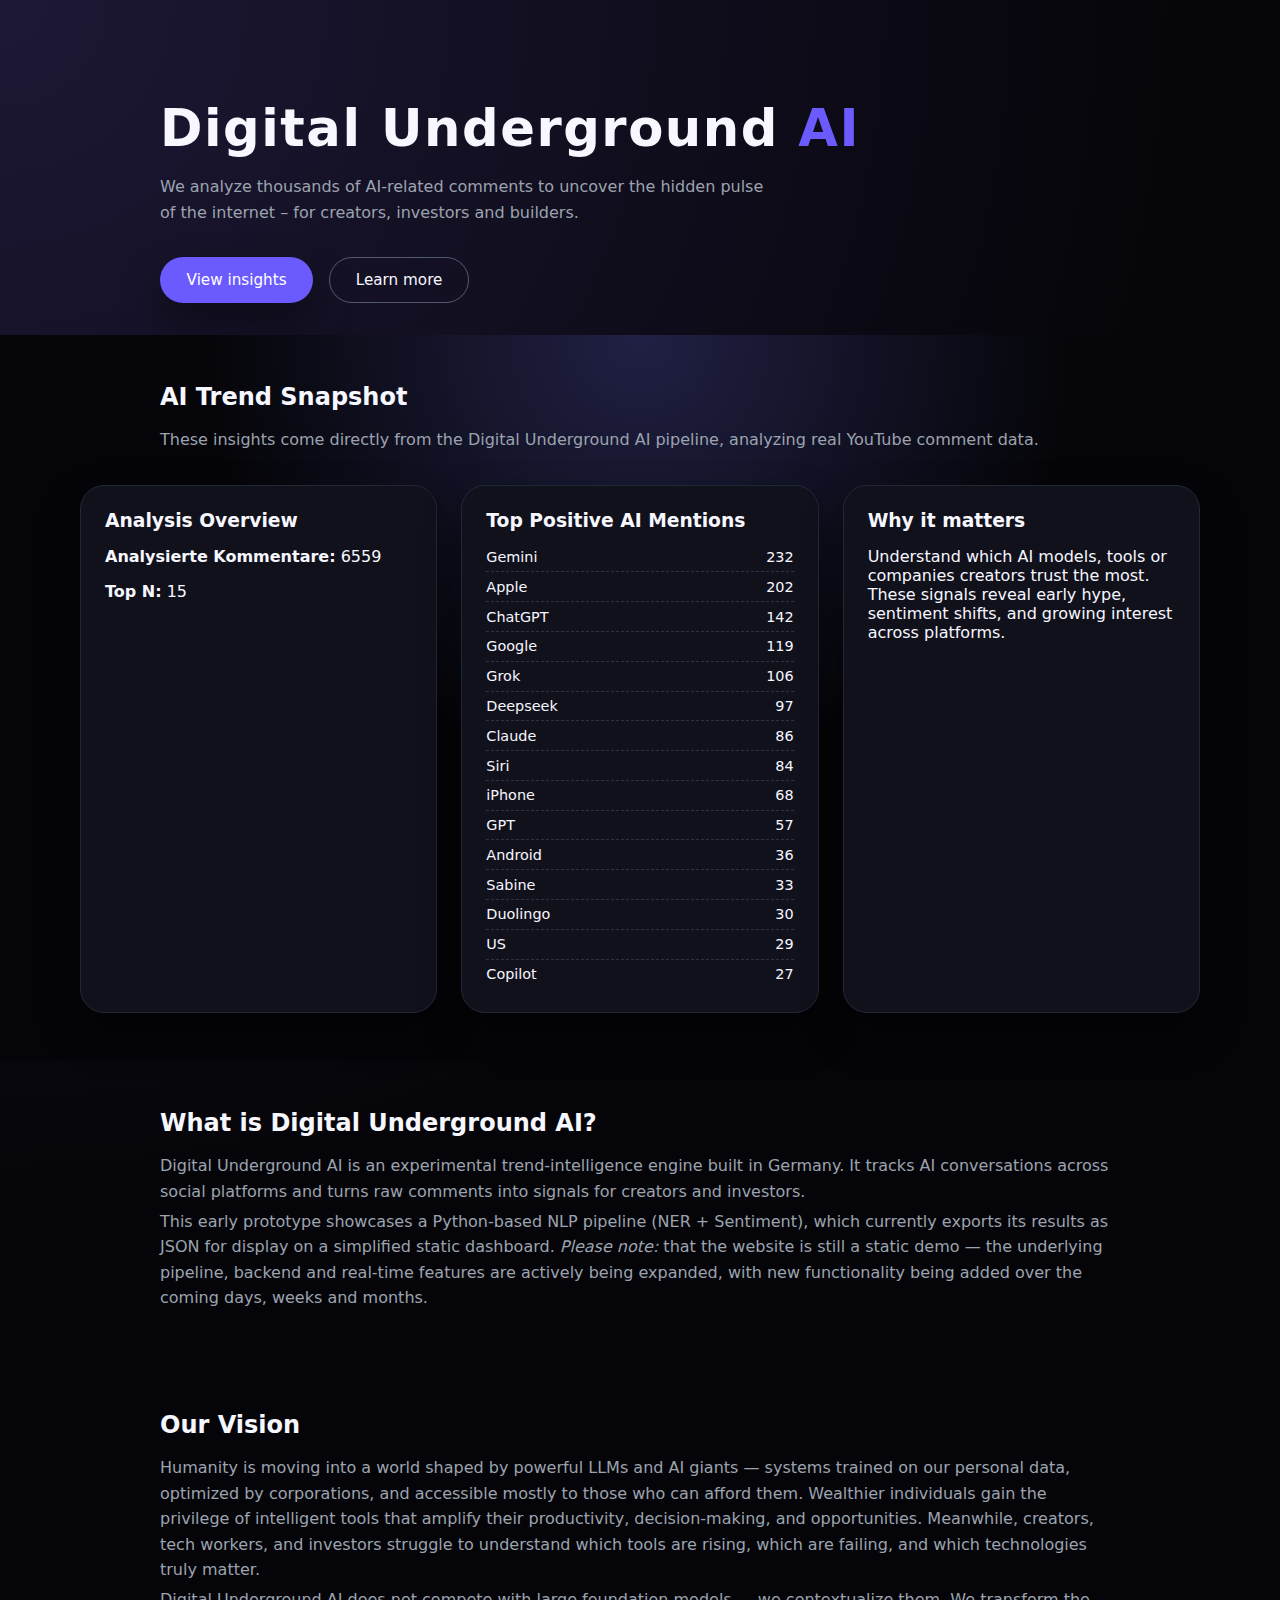
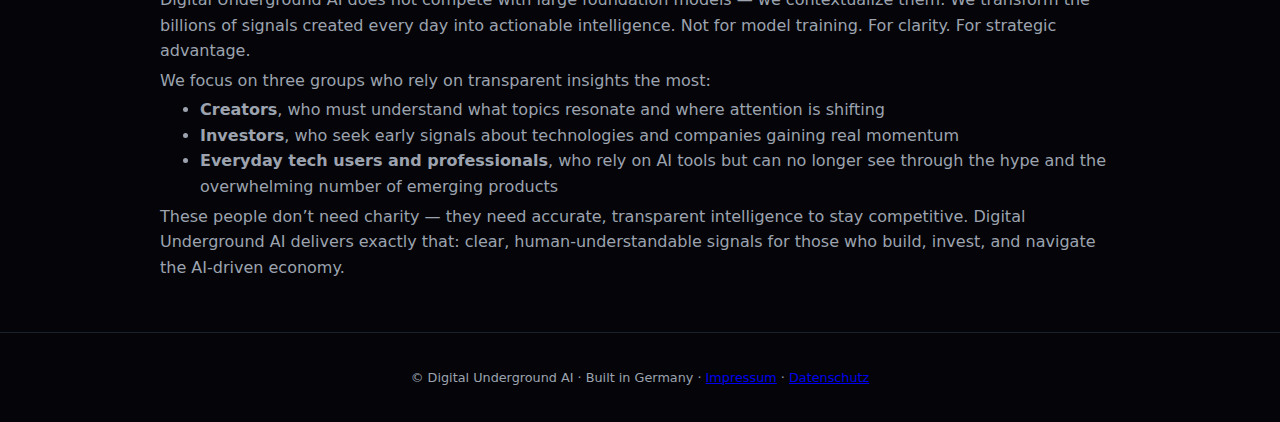
<file: index.html>
<!doctype html>
<html lang="en">

<head>
  <meta charset="utf-8" />
  <title>Digital Underground AI – Trend Intelligence</title>
  <meta name="viewport" content="width=device-width, initial-scale=1" />
  <link rel="stylesheet" href="./style.css" />
</head>

<body>
  <div class="page">

    <header class="hero">
      <div class="hero-content">
        <h1>Digital Underground <span>AI</span></h1>
        <p class="subtitle">
          We analyze thousands of AI-related comments to uncover the hidden
          pulse of the internet – for creators, investors and builders.
        </p>
        <div class="hero-actions">
          <a href="#demo" class="btn-primary">View insights</a>
          <a href="#about" class="btn-ghost">Learn more</a>
        </div>
      </div>
    </header>

    <main>

      <section id="demo" class="section section-dark">
        <h2>AI Trend Snapshot</h2>
        <p class="section-text">
          These insights come directly from the Digital Underground AI pipeline, analyzing real YouTube comment data.
        </p>

        <div class="cards">

          <!-- CARD 1: META -->
          <div class="card">
            <h3>Analysis Overview</h3>
            <div id="meta-box" class="meta-box">
              <!-- Filled dynamically -->
            </div>
          </div>

          <!-- CARD 2: TOP ENTITIES -->
          <div class="card">
            <h3>Top Positive AI Mentions</h3>
            <ul id="top-entities-list" class="list">
              <!-- Filled dynamically -->
            </ul>
          </div>

          <!-- CARD 3: WHY IT MATTERS -->
          <div class="card">
            <h3>Why it matters</h3>
            <p>
              Understand which AI models, tools or companies creators trust the most.
              These signals reveal early hype, sentiment shifts, and growing interest across platforms.
            </p>
          </div>

        </div>
      </section>

      <section id="about" class="section">
        <h2>What is Digital Underground AI?</h2>
        <p class="section-text">
          Digital Underground AI is an experimental trend-intelligence engine
          built in Germany. It tracks AI conversations across social platforms
          and turns raw comments into signals for creators and investors.
        </p>
        <p class="section-text">
          This early prototype showcases a Python-based NLP pipeline (NER + Sentiment),
          which currently exports its results as JSON for display on a simplified static dashboard.
          <em>Please note:</em> that the website is still a static demo — the underlying pipeline, backend and real-time features are
          actively being expanded, with new functionality being added over the coming days, weeks and months.
        </p>
      </section>

      <!-- ⭐ VISION SECTION ⭐ -->
      <section id="vision" class="section">
        <h2>Our Vision</h2>
      
        <p class="section-text">
          Humanity is moving into a world shaped by powerful LLMs and AI giants —
          systems trained on our personal data, optimized by corporations, and accessible mostly to those who can afford them.
          Wealthier individuals gain the privilege of intelligent tools that amplify their productivity, decision-making, and
          opportunities.
          Meanwhile, creators, tech workers, and investors struggle to understand which tools are rising, which are failing,
          and which technologies truly matter.
        </p>
      
        <p class="section-text">
          Digital Underground AI does not compete with large foundation models — we contextualize them.
          We transform the billions of signals created every day into actionable intelligence.
          Not for model training. For clarity. For strategic advantage.
        </p>
      
        <p class="section-text">
          We focus on three groups who rely on transparent insights the most:
        </p>
      
        <ul class="section-text">
          <li><strong>Creators</strong>, who must understand what topics resonate and where attention is shifting</li>
          <li><strong>Investors</strong>, who seek early signals about technologies and companies gaining real momentum</li>
          <li><strong>Everyday tech users and professionals</strong>, who rely on AI tools but can no longer see through the
            hype and the overwhelming number of emerging products</li>
        </ul>
      
        <p class="section-text">
          These people don’t need charity — they need accurate, transparent intelligence to stay competitive.
          Digital Underground AI delivers exactly that: clear, human-understandable signals for those who build, invest, and
          navigate the AI-driven economy.
        </p>
      
      </section>

    </main>

    <footer class="footer">
      <p>
        © <span id="year"></span> Digital Underground AI · Built in Germany ·
        <a href="impressum.html" class="footer-link">Impressum</a> ·
        <a href="datenschutz.html" class="footer-link">Datenschutz</a>
      </p>
    </footer>

  </div>

  <script src="./script.js"></script>
</body>

</html>
</file>
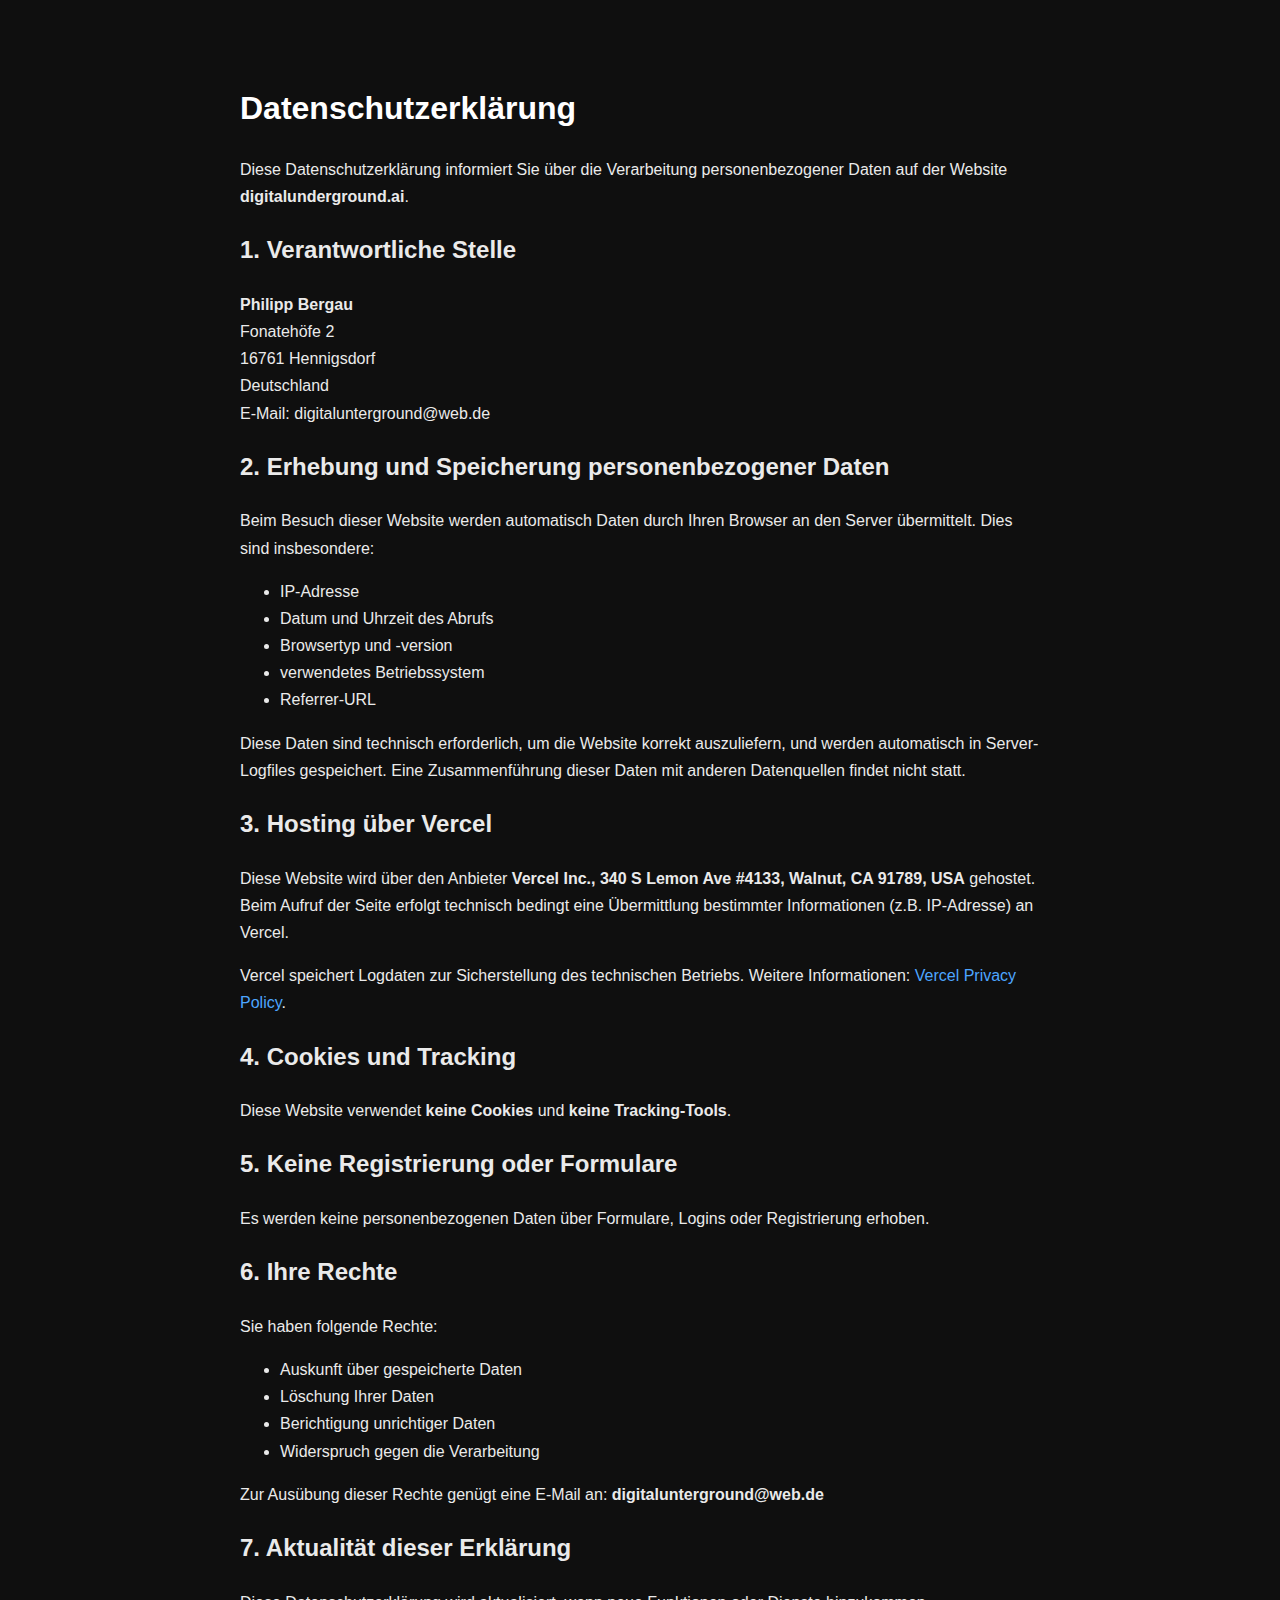
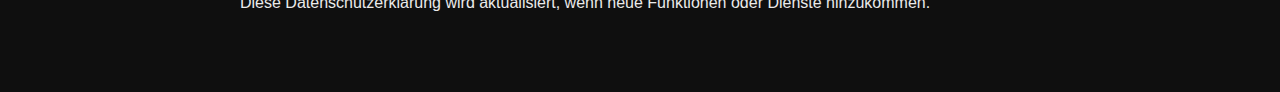
<file: datenschutz.html>
<!DOCTYPE html>
<html lang="de">
<head>
    <meta charset="UTF-8">
    <meta name="robots" content="noindex, nofollow">
    <meta name="viewport" content="width=device-width, initial-scale=1.0">
    <title>Datenschutzerklärung – Digital Underground AI</title>
    <style>
        body {
            font-family: Arial, sans-serif;
            background: #0f0f0f;
            color: #eaeaea;
            max-width: 800px;
            margin: 40px auto;
            line-height: 1.7;
            padding: 20px;
        }
        h1 {
            color: #fff;
            margin-bottom: 20px;
        }
        a {
            color: #4da6ff;
            text-decoration: none;
        }
    </style>
</head>
<body>

<h1>Datenschutzerklärung</h1>

<p>
Diese Datenschutzerklärung informiert Sie über die Verarbeitung personenbezogener Daten 
auf der Website <strong>digitalunderground.ai</strong>.
</p>

<h2>1. Verantwortliche Stelle</h2>
<p>
<strong>Philipp Bergau</strong><br>
Fonatehöfe 2<br>
16761 Hennigsdorf<br>
Deutschland<br>
E-Mail: digitalunterground@web.de
</p>

<h2>2. Erhebung und Speicherung personenbezogener Daten</h2>
<p>
Beim Besuch dieser Website werden automatisch Daten durch Ihren Browser an den Server 
übermittelt. Dies sind insbesondere:
</p>
<ul>
    <li>IP-Adresse</li>
    <li>Datum und Uhrzeit des Abrufs</li>
    <li>Browsertyp und -version</li>
    <li>verwendetes Betriebssystem</li>
    <li>Referrer-URL</li>
</ul>
<p>
Diese Daten sind technisch erforderlich, um die Website korrekt auszuliefern, und werden 
automatisch in Server-Logfiles gespeichert. Eine Zusammenführung dieser Daten mit anderen 
Datenquellen findet nicht statt.
</p>

<h2>3. Hosting über Vercel</h2>
<p>
Diese Website wird über den Anbieter 
<strong>Vercel Inc., 340 S Lemon Ave #4133, Walnut, CA 91789, USA</strong> gehostet.
Beim Aufruf der Seite erfolgt technisch bedingt eine Übermittlung bestimmter 
Informationen (z.B. IP-Adresse) an Vercel.
</p>
<p>
Vercel speichert Logdaten zur Sicherstellung des technischen Betriebs.  
Weitere Informationen: <a href="https://vercel.com/legal/privacy" target="_blank">Vercel Privacy Policy</a>.
</p>

<h2>4. Cookies und Tracking</h2>
<p>
Diese Website verwendet <strong>keine Cookies</strong> und <strong>keine Tracking-Tools</strong>.
</p>

<h2>5. Keine Registrierung oder Formulare</h2>
<p>
Es werden keine personenbezogenen Daten über Formulare, Logins oder Registrierung erhoben.
</p>

<h2>6. Ihre Rechte</h2>
<p>Sie haben folgende Rechte:</p>
<ul>
    <li>Auskunft über gespeicherte Daten</li>
    <li>Löschung Ihrer Daten</li>
    <li>Berichtigung unrichtiger Daten</li>
    <li>Widerspruch gegen die Verarbeitung</li>
</ul>
<p>
Zur Ausübung dieser Rechte genügt eine E-Mail an:  
<strong>digitalunterground@web.de</strong>
</p>

<h2>7. Aktualität dieser Erklärung</h2>
<p>
Diese Datenschutzerklärung wird aktualisiert, wenn neue Funktionen oder Dienste 
hinzukommen.
</p>

</body>
</html>
</file>
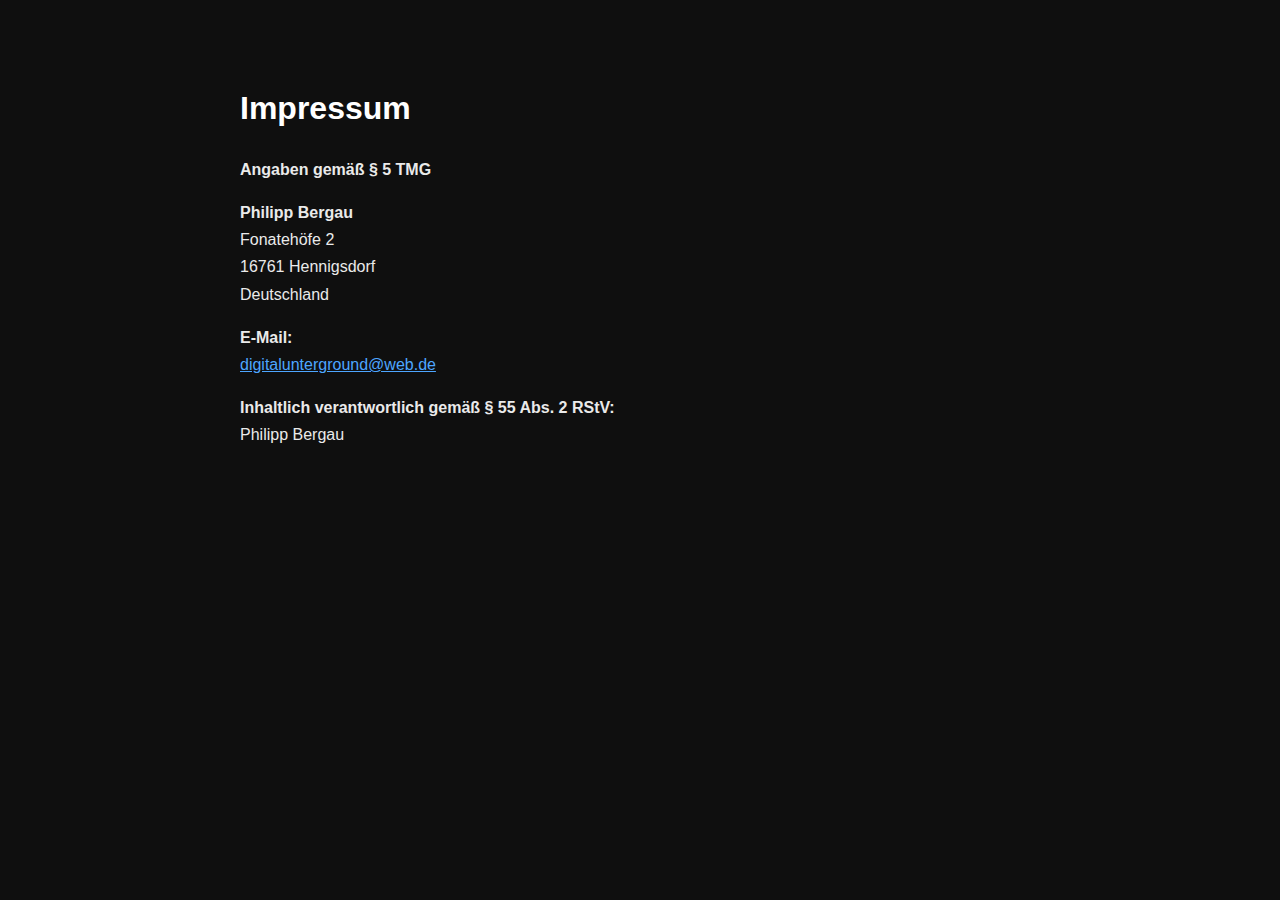
<file: impressum.html>
<!DOCTYPE html>
<html lang="de">
<head>
    <meta charset="UTF-8">
    <meta name="robots" content="noindex, nofollow">
    <meta name="viewport" content="width=device-width, initial-scale=1.0">
    <title>Impressum – Digital Underground AI</title>
    <style>
        body {
            font-family: Arial, sans-serif;
            background: #0f0f0f;
            color: #eaeaea;
            max-width: 800px;
            margin: 40px auto;
            line-height: 1.7;
            padding: 20px;
        }
        h1 {
            font-size: 32px;
            margin-bottom: 20px;
            color: #ffffff;
        }
        a {
            color: #4da6ff;
        }
    </style>
</head>
<body>

    <h1>Impressum</h1>

    <p><strong>Angaben gemäß § 5 TMG</strong></p>

    <p>
        <strong>Philipp Bergau</strong><br>
        Fonatehöfe 2<br>
        16761 Hennigsdorf<br>
        Deutschland
    </p>

    <p><strong>E-Mail:</strong><br>
        <script>
            var user = "digitalunterground";
            var domain = "web.de";
            document.write('<a href="mailto:' + user + '@' + domain + '">' + user + '@' + domain + '</a>');
        </script>
        <noscript>digitalunterground [at] web [dot] de</noscript>
    </p>

    <p><strong>Inhaltlich verantwortlich gemäß § 55 Abs. 2 RStV:</strong><br>
        Philipp Bergau
    </p>
    
</body>
</html>
</file>
<file: style.css>
:root {
  --bg: #050509;
  --bg-alt: #0d0d17;
  --accent: #6b5bff;
  --accent-soft: rgba(107, 91, 255, 0.12);
  --text: #f7f7ff;
  --muted: #9ca3af;
  --card-bg: #11111c;
  --border: #1f2933;
  --radius-xl: 24px;
  --radius-lg: 16px;
  --shadow-soft: 0 20px 40px rgba(0, 0, 0, 0.4);
  --font-sans: system-ui, -apple-system, BlinkMacSystemFont, "SF Pro Text",
    "Segoe UI", sans-serif;
}

*,
*::before,
*::after {
  box-sizing: border-box;
}

body {
  margin: 0;
  font-family: var(--font-sans);
  background: radial-gradient(circle at top left, #1d1836 0, #050509 50%);
  color: var(--text);
}

.page {
  min-height: 100vh;
  display: flex;
  flex-direction: column;
}

.hero {
  padding: 4rem 1.5rem 2rem;
}

.hero-content {
  max-width: 960px;
  margin: 0 auto;
  text-align: left;
}

h1 {
  font-size: clamp(2.5rem, 4vw, 3.5rem);
  letter-spacing: 0.03em;
  margin-bottom: 1rem;
}

h1 span {
  color: var(--accent);
}

.subtitle {
  max-width: 620px;
  color: var(--muted);
  font-size: 1rem;
  line-height: 1.6;
}

.hero-actions {
  margin-top: 2rem;
  display: flex;
  gap: 1rem;
  flex-wrap: wrap;
}

.btn-primary,
.btn-ghost {
  padding: 0.8rem 1.6rem;
  border-radius: 999px;
  font-size: 0.95rem;
  border: 1px solid transparent;
  text-decoration: none;
  cursor: pointer;
  transition: transform 0.12s ease, box-shadow 0.12s ease,
    background 0.12s ease, border-color 0.12s ease;
}

.btn-primary {
  background: var(--accent);
  color: #ffffff;
  box-shadow: var(--shadow-soft);
}

.btn-primary:hover {
  transform: translateY(-1px);
  box-shadow: 0 22px 45px rgba(0, 0, 0, 0.6);
}

.btn-ghost {
  background: transparent;
  color: var(--text);
  border-color: rgba(148, 163, 184, 0.5);
}

.btn-ghost:hover {
  background: rgba(15, 23, 42, 0.8);
  border-color: var(--accent);
}

.section {
  padding: 3rem 1.5rem;
}

.section-dark {
  background: radial-gradient(circle at top center, #202044 0, #050509 45%);
}

.section h2 {
  text-align: left;
  max-width: 960px;
  margin: 0 auto 1rem;
  font-size: 1.5rem;
}

.section-text {
  max-width: 960px;
  margin: 0.25rem auto;
  color: var(--muted);
  line-height: 1.6;
}

.cards {
  max-width: 1120px;
  margin: 2rem auto 0;
  display: grid;
  grid-template-columns: repeat(auto-fit, minmax(260px, 1fr));
  gap: 1.5rem;
}

.card {
  background: var(--card-bg);
  border-radius: var(--radius-xl);
  border: 1px solid var(--border);
  padding: 1.5rem;
  box-shadow: var(--shadow-soft);
}

.card h3 {
  margin-top: 0;
  margin-bottom: 0.75rem;
}

.list {
  list-style: none;
  padding: 0;
  margin: 0;
}

.list li {
  display: flex;
  justify-content: space-between;
  padding: 0.4rem 0;
  border-bottom: 1px dashed rgba(75, 85, 99, 0.5);
  font-size: 0.9rem;
}

.list li:last-child {
  border-bottom: none;
}

.bar-chart {
  display: flex;
  flex-direction: column;
  gap: 0.35rem;
  margin-top: 0.5rem;
}

.bar {
  position: relative;
  padding: 0.35rem 0.75rem;
  border-radius: 999px;
  font-size: 0.85rem;
  color: #e5e7eb;
  background: rgba(31, 41, 55, 0.8);
  overflow: hidden;
}

.bar::before {
  content: "";
  position: absolute;
  inset: 0;
  border-radius: inherit;
  transform: translateX(calc(-100% + var(--value)));
  background: linear-gradient(90deg, var(--accent), #22c55e);
  opacity: 0.9;
  z-index: -1;
}

.bar-pos::before {
  background: linear-gradient(90deg, #22c55e, #4ade80);
}

.bar-neu::before {
  background: linear-gradient(90deg, #64748b, #94a3b8);
}

.bar-neg::before {
  background: linear-gradient(90deg, #ef4444, #f97373);
}

.hint {
  font-size: 0.8rem;
  color: var(--muted);
  margin-top: 0.75rem;
}

.footer {
  padding: 1.5rem;
  text-align: center;
  color: var(--muted);
  font-size: 0.8rem;
  border-top: 1px solid rgba(31, 41, 55, 0.8);
  margin-top: auto;
}
</file>
